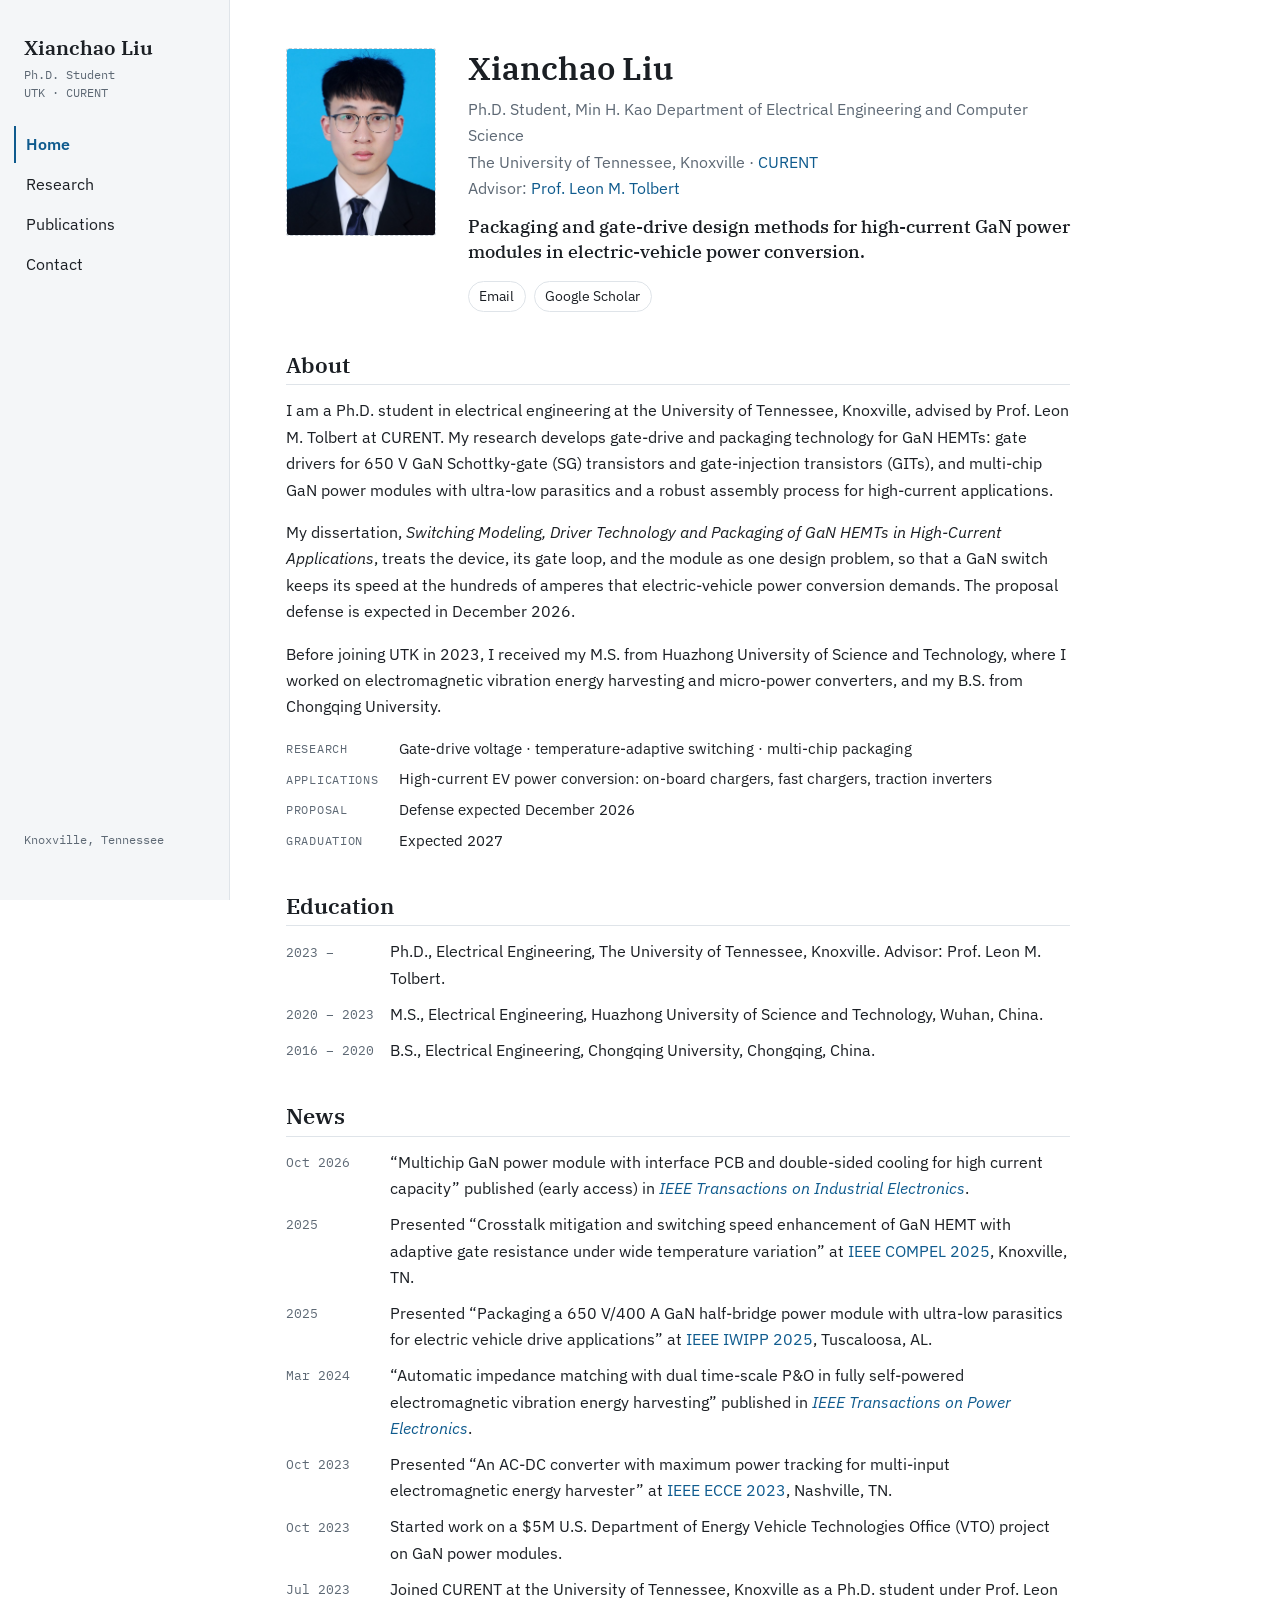
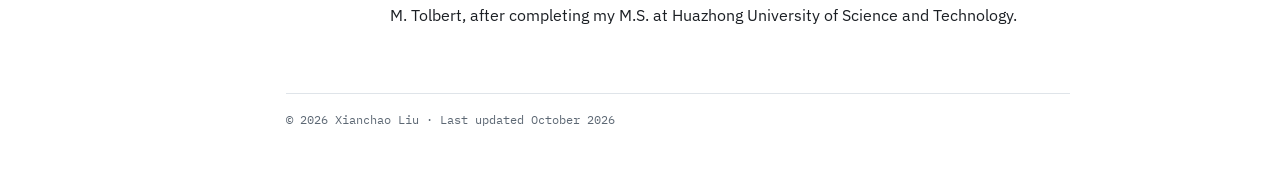
<file: index.html>
<!DOCTYPE html>
<html lang="en">
<head>
<meta charset="utf-8">
<meta name="viewport" content="width=device-width, initial-scale=1, viewport-fit=cover">
<title>Xianchao Liu — Ph.D. Student, University of Tennessee, Knoxville</title>
<meta name="description" content="Xianchao Liu is a Ph.D. student at the University of Tennessee, Knoxville (CURENT) working on packaging and gate-drive design methods for high-current GaN power modules in electric-vehicle power conversion.">
<link rel="stylesheet" href="style.css">
</head>
<body>
<div class="layout">

  <aside class="rail">
    <div>
      <a class="site-name" href="index.html">Xianchao Liu</a>
      <p class="site-sub">Ph.D. Student<br>UTK · CURENT</p>
    </div>
    <nav aria-label="Site">
      <a href="index.html" aria-current="page">Home</a>
      <a href="research.html">Research</a>
      <a href="publications.html">Publications</a>
      <a href="contact.html">Contact</a>
    </nav>
    <p class="rail-foot">Knoxville, Tennessee</p>
  </aside>

  <main>

    <header class="hero">
      <div class="portrait">
        <img src="assets/portrait.jpg" alt="Xianchao Liu" width="600" height="750">
      </div>
      <div>
        <h1>Xianchao Liu</h1>
        <p class="role">
          Ph.D. Student, Min H. Kao Department of Electrical Engineering and Computer Science<br>
          The University of Tennessee, Knoxville · <a href="https://curent.utk.edu/">CURENT</a><br>
          Advisor: <a href="https://curent.utk.edu/people/faculty/leon-tolbert/">Prof. Leon M. Tolbert</a>
        </p>
        <p class="tagline">Packaging and gate-drive design methods for high-current GaN power modules in electric-vehicle power conversion.</p>
        <ul class="links">
          <li><a href="mailto:xliu125@vols.utk.edu">Email</a></li>
          <li><a href="https://scholar.google.com/citations?user=OeDwyBIAAAAJ&amp;hl=en">Google Scholar</a></li>
        </ul>
      </div>
    </header>

    <section>
      <h2>About</h2>
      <p>
        I am a Ph.D. student in electrical engineering at the University of Tennessee, Knoxville, advised by
        Prof. Leon M. Tolbert at CURENT. My research develops gate-drive and packaging technology for GaN HEMTs:
        gate drivers for 650&nbsp;V GaN Schottky-gate (SG) transistors and gate-injection transistors (GITs), and
        multi-chip GaN power modules with ultra-low parasitics and a robust assembly process for high-current
        applications.
      </p>
      <p>
        My dissertation, <em>Switching Modeling, Driver Technology and Packaging of GaN HEMTs in High-Current
        Applications</em>, treats the device, its gate loop, and the module as one design problem, so that a GaN
        switch keeps its speed at the hundreds of amperes that electric-vehicle power conversion demands. The
        proposal defense is expected in December 2026.
      </p>
      <p>
        Before joining UTK in 2023, I received my M.S. from Huazhong University of Science and Technology, where I
        worked on electromagnetic vibration energy harvesting and micro-power converters, and my B.S. from
        Chongqing University.
      </p>
      <dl class="facts">
        <dt>Research</dt>
        <dd>Gate-drive voltage · temperature-adaptive switching · multi-chip packaging</dd>
        <dt>Applications</dt>
        <dd>High-current EV power conversion: on-board chargers, fast chargers, traction inverters</dd>
        <dt>Proposal</dt>
        <dd>Defense expected December 2026</dd>
        <dt>Graduation</dt>
        <dd>Expected 2027</dd>
      </dl>
    </section>

    <section>
      <h2>Education</h2>
      <ul class="news-list">
        <li><span class="date">2023 –</span><span>Ph.D., Electrical Engineering, The University of Tennessee, Knoxville. Advisor: Prof. Leon M. Tolbert.</span></li>
        <li><span class="date">2020 – 2023</span><span>M.S., Electrical Engineering, Huazhong University of Science and Technology, Wuhan, China.</span></li>
        <li><span class="date">2016 – 2020</span><span>B.S., Electrical Engineering, Chongqing University, Chongqing, China.</span></li>
      </ul>
    </section>

    <section>
      <h2>News</h2>
      <ul class="news-list">
        <li><span class="date">Oct 2026</span><span>“Multichip GaN power module with interface PCB and double-sided cooling for high current capacity” published (early access) in <a href="https://doi.org/10.1109/TIE.2026.3741206"><em>IEEE Transactions on Industrial Electronics</em></a>.</span></li>
        <li><span class="date">2025</span><span>Presented “Crosstalk mitigation and switching speed enhancement of GaN HEMT with adaptive gate resistance under wide temperature variation” at <a href="https://doi.org/10.1109/COMPEL57166.2025.11121150">IEEE COMPEL 2025</a>, Knoxville, TN.</span></li>
        <li><span class="date">2025</span><span>Presented “Packaging a 650&nbsp;V/400&nbsp;A GaN half-bridge power module with ultra-low parasitics for electric vehicle drive applications” at <a href="https://doi.org/10.1109/IWIPP61784.2025.10971623">IEEE IWIPP 2025</a>, Tuscaloosa, AL.</span></li>
        <li><span class="date">Mar 2024</span><span>“Automatic impedance matching with dual time-scale P&amp;O in fully self-powered electromagnetic vibration energy harvesting” published in <a href="https://doi.org/10.1109/TPEL.2023.3327458"><em>IEEE Transactions on Power Electronics</em></a>.</span></li>
        <li><span class="date">Oct 2023</span><span>Presented “An AC-DC converter with maximum power tracking for multi-input electromagnetic energy harvester” at <a href="https://doi.org/10.1109/ECCE53617.2023.10362294">IEEE ECCE 2023</a>, Nashville, TN.</span></li>
        <li><span class="date">Oct 2023</span><span>Started work on a $5M U.S. Department of Energy Vehicle Technologies Office (VTO) project on GaN power modules.</span></li>
        <li><span class="date">Jul 2023</span><span>Joined CURENT at the University of Tennessee, Knoxville as a Ph.D. student under Prof. Leon M. Tolbert, after completing my M.S. at Huazhong University of Science and Technology.</span></li>
      </ul>
    </section>

    <footer class="foot">© 2026 Xianchao Liu · Last updated October 2026</footer>

  </main>
</div>
</body>
</html>
</file>
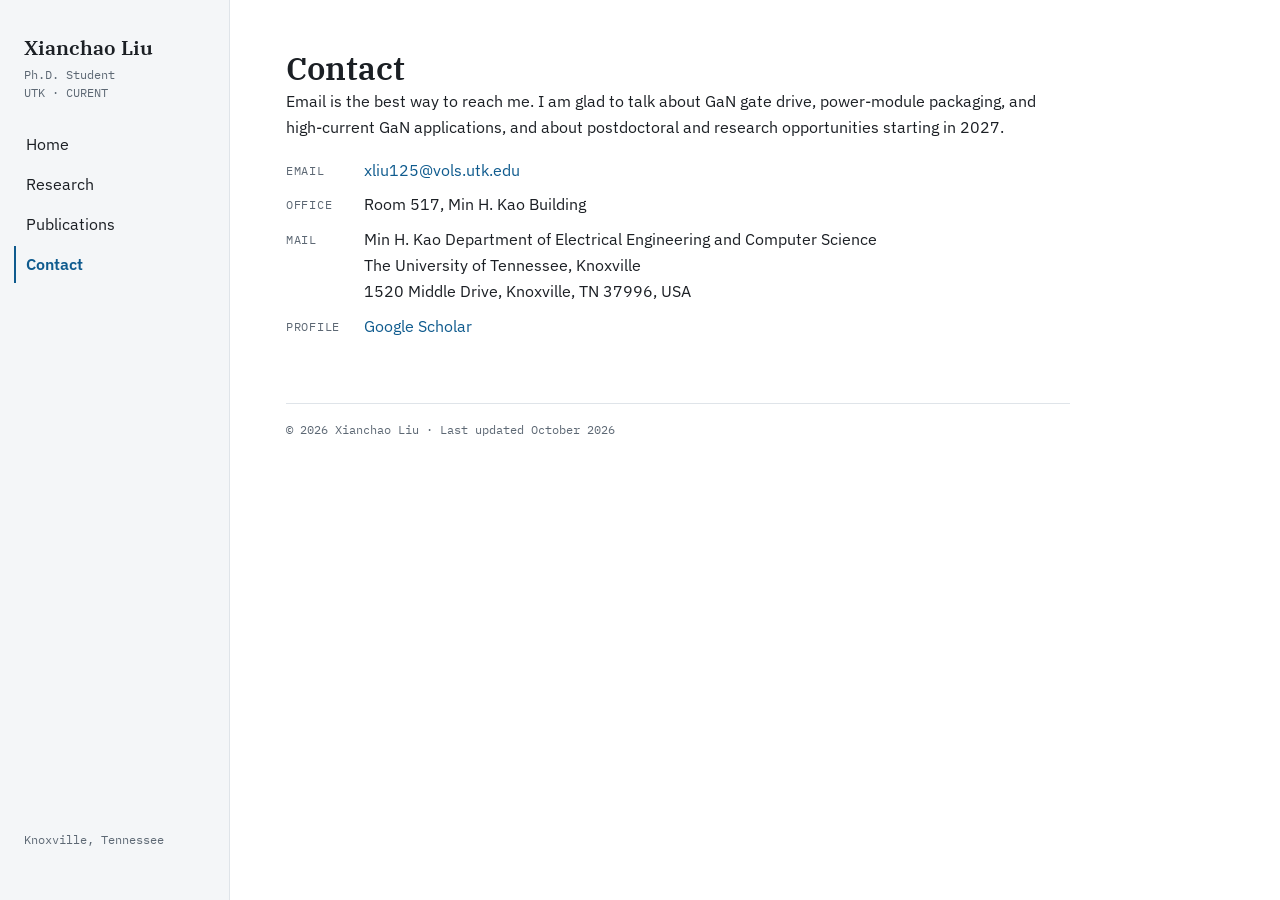
<file: contact.html>
<!DOCTYPE html>
<html lang="en">
<head>
<meta charset="utf-8">
<meta name="viewport" content="width=device-width, initial-scale=1, viewport-fit=cover">
<title>Contact — Xianchao Liu</title>
<meta name="description" content="Contact information for Xianchao Liu, Ph.D. student at the University of Tennessee, Knoxville (CURENT).">
<link rel="stylesheet" href="style.css">
</head>
<body>
<div class="layout">

  <aside class="rail">
    <div>
      <a class="site-name" href="index.html">Xianchao Liu</a>
      <p class="site-sub">Ph.D. Student<br>UTK · CURENT</p>
    </div>
    <nav aria-label="Site">
      <a href="index.html">Home</a>
      <a href="research.html">Research</a>
      <a href="publications.html">Publications</a>
      <a href="contact.html" aria-current="page">Contact</a>
    </nav>
    <p class="rail-foot">Knoxville, Tennessee</p>
  </aside>

  <main>

    <h1>Contact</h1>
    <p>
      Email is the best way to reach me. I am glad to talk about GaN gate drive, power-module packaging, and
      high-current GaN applications, and about postdoctoral and research opportunities starting in 2027.
    </p>

    <dl class="contact-block">
      <dt>Email</dt>
      <dd><a href="mailto:xliu125@vols.utk.edu">xliu125@vols.utk.edu</a></dd>
      <dt>Office</dt>
      <dd>Room 517, Min H. Kao Building</dd>
      <dt>Mail</dt>
      <dd>
        <address>
          Min H. Kao Department of Electrical Engineering and Computer Science<br>
          The University of Tennessee, Knoxville<br>
          1520 Middle Drive, Knoxville, TN 37996, USA
        </address>
      </dd>
      <dt>Profile</dt>
      <dd><a href="https://scholar.google.com/citations?user=OeDwyBIAAAAJ&amp;hl=en">Google Scholar</a></dd>
    </dl>

    <footer class="foot">© 2026 Xianchao Liu · Last updated October 2026</footer>

  </main>
</div>
</body>
</html>
</file>
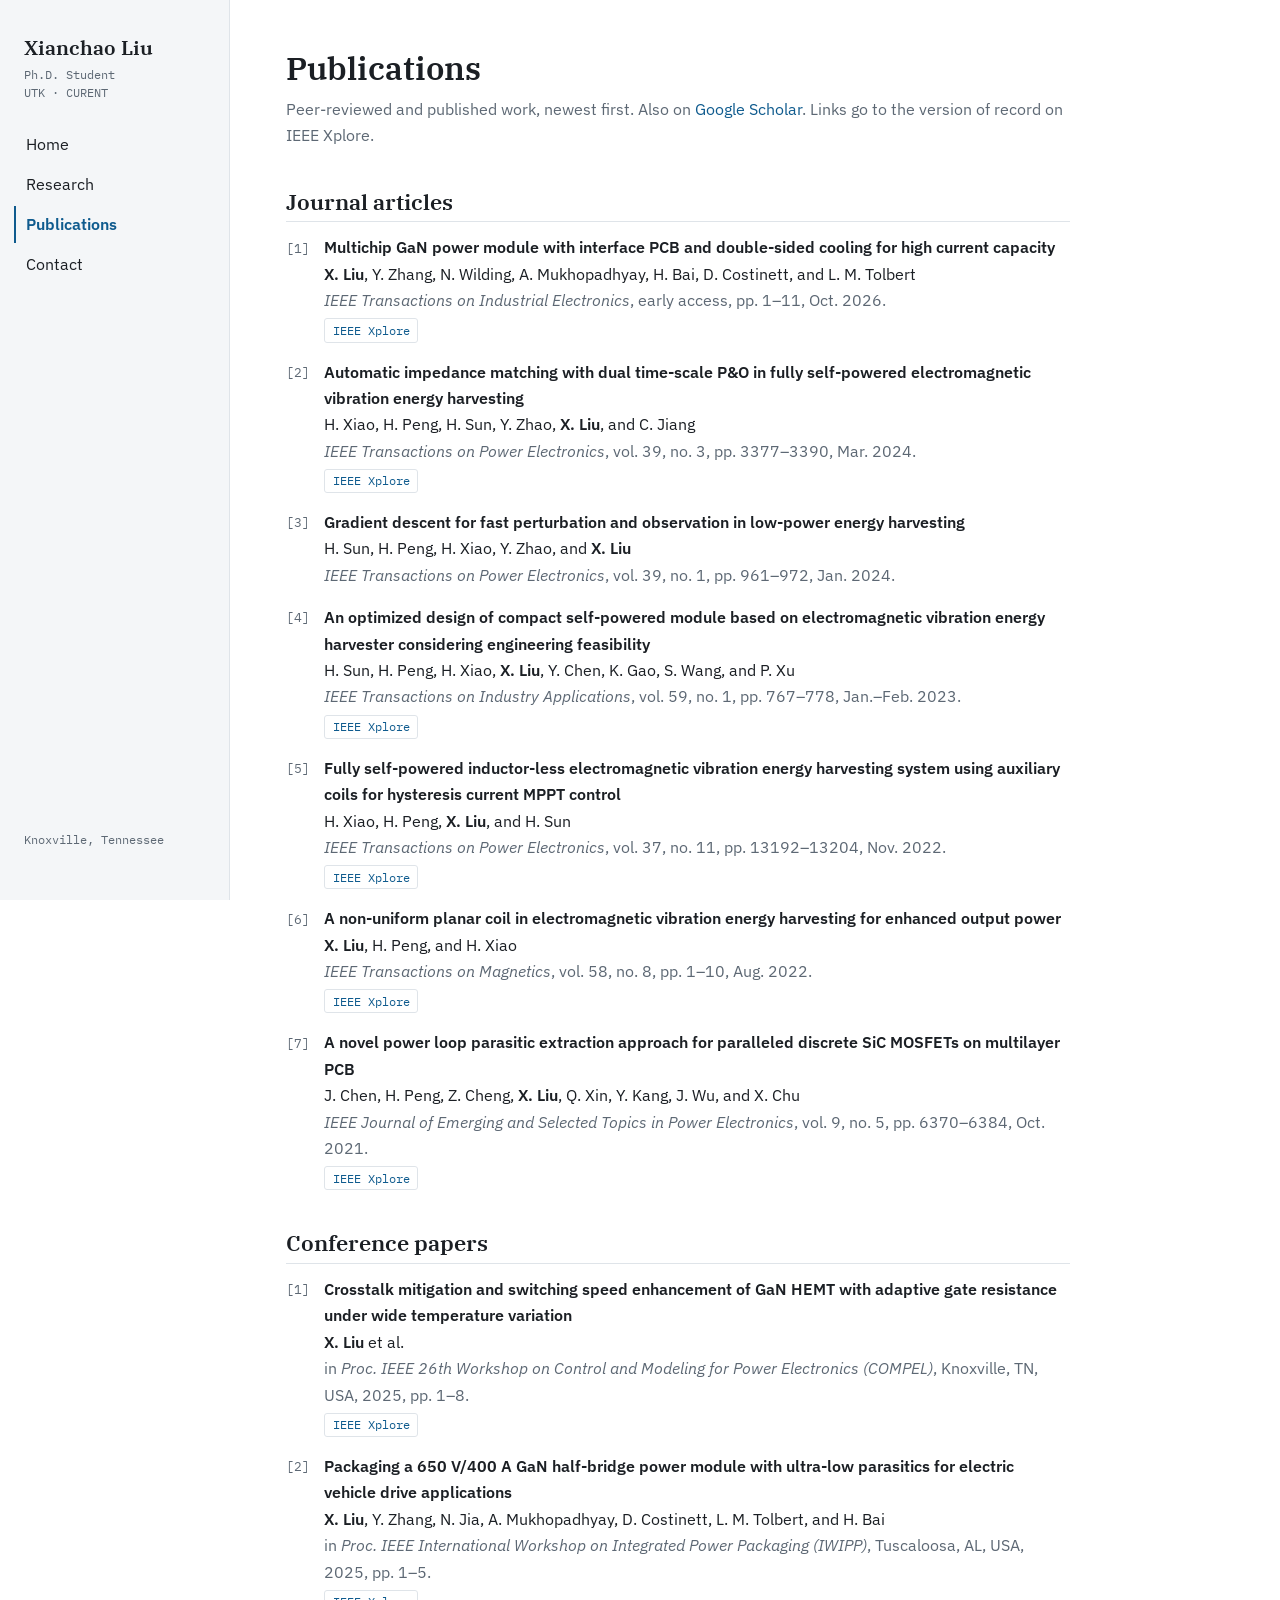
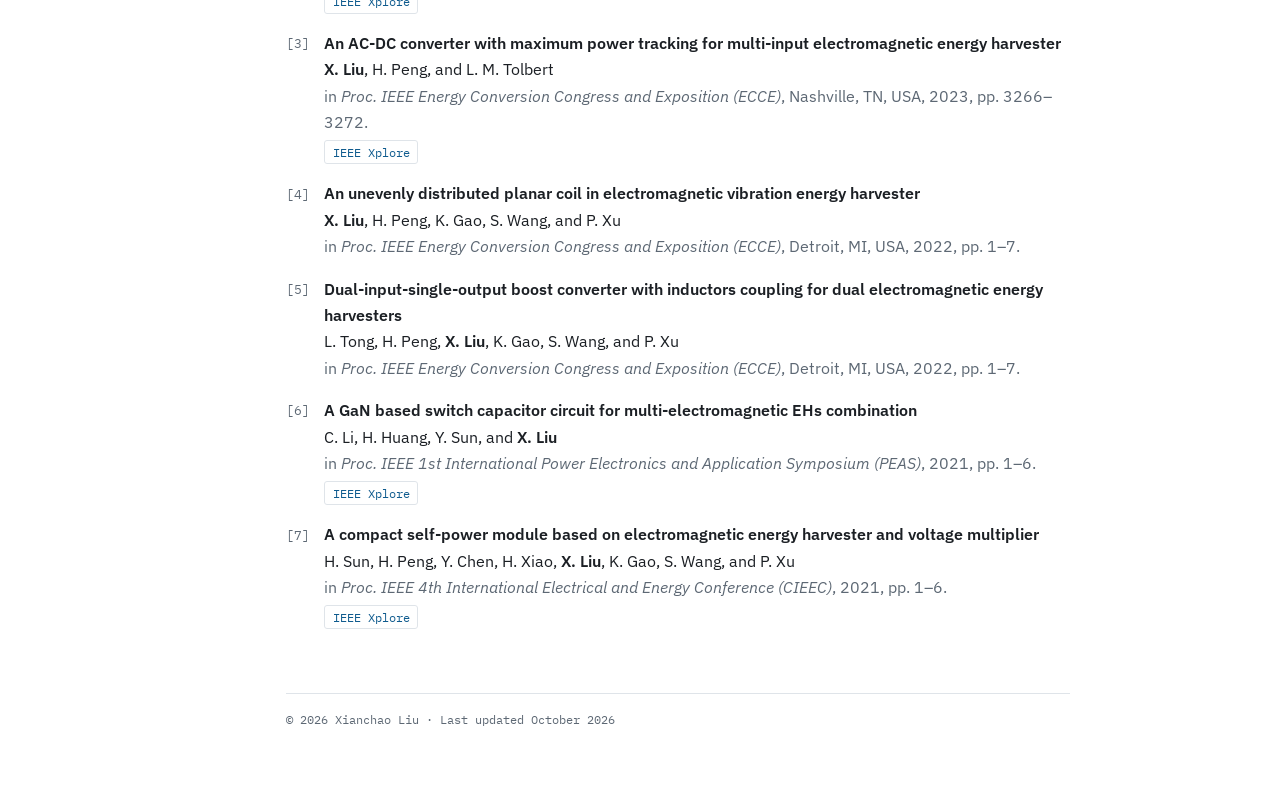
<file: publications.html>
<!DOCTYPE html>
<html lang="en">
<head>
<meta charset="utf-8">
<meta name="viewport" content="width=device-width, initial-scale=1, viewport-fit=cover">
<title>Publications — Xianchao Liu</title>
<meta name="description" content="Peer-reviewed journal and conference publications of Xianchao Liu on GaN power-module packaging, gate drive, and energy harvesting.">
<link rel="stylesheet" href="style.css">
</head>
<body>
<div class="layout">

  <aside class="rail">
    <div>
      <a class="site-name" href="index.html">Xianchao Liu</a>
      <p class="site-sub">Ph.D. Student<br>UTK · CURENT</p>
    </div>
    <nav aria-label="Site">
      <a href="index.html">Home</a>
      <a href="research.html">Research</a>
      <a href="publications.html" aria-current="page">Publications</a>
      <a href="contact.html">Contact</a>
    </nav>
    <p class="rail-foot">Knoxville, Tennessee</p>
  </aside>

  <main>

    <h1>Publications</h1>
    <p class="role">
      Peer-reviewed and published work, newest first. Also on
      <a href="https://scholar.google.com/citations?user=OeDwyBIAAAAJ&amp;hl=en">Google Scholar</a>.
      Links go to the version of record on IEEE Xplore.
    </p>

    <h2>Journal articles</h2>
    <ol class="pub-list">
      <li class="pub" id="tie2026">
        <span class="pub-title">Multichip GaN power module with interface PCB and double-sided cooling for high current capacity</span>
        <span class="pub-authors"><strong>X. Liu</strong>, Y. Zhang, N. Wilding, A. Mukhopadhyay, H. Bai, D. Costinett, and L. M. Tolbert</span>
        <span class="pub-venue"><em>IEEE Transactions on Industrial Electronics</em>, early access, pp. 1–11, Oct. 2026.</span>
        <span class="pub-links"><a href="https://doi.org/10.1109/TIE.2026.3741206">IEEE Xplore</a></span>
      </li>
      <li class="pub">
        <span class="pub-title">Automatic impedance matching with dual time-scale P&amp;O in fully self-powered electromagnetic vibration energy harvesting</span>
        <span class="pub-authors">H. Xiao, H. Peng, H. Sun, Y. Zhao, <strong>X. Liu</strong>, and C. Jiang</span>
        <span class="pub-venue"><em>IEEE Transactions on Power Electronics</em>, vol. 39, no. 3, pp. 3377–3390, Mar. 2024.</span>
        <span class="pub-links"><a href="https://doi.org/10.1109/TPEL.2023.3327458">IEEE Xplore</a></span>
      </li>
      <li class="pub">
        <span class="pub-title">Gradient descent for fast perturbation and observation in low-power energy harvesting</span>
        <span class="pub-authors">H. Sun, H. Peng, H. Xiao, Y. Zhao, and <strong>X. Liu</strong></span>
        <span class="pub-venue"><em>IEEE Transactions on Power Electronics</em>, vol. 39, no. 1, pp. 961–972, Jan. 2024.</span>
      </li>
      <li class="pub">
        <span class="pub-title">An optimized design of compact self-powered module based on electromagnetic vibration energy harvester considering engineering feasibility</span>
        <span class="pub-authors">H. Sun, H. Peng, H. Xiao, <strong>X. Liu</strong>, Y. Chen, K. Gao, S. Wang, and P. Xu</span>
        <span class="pub-venue"><em>IEEE Transactions on Industry Applications</em>, vol. 59, no. 1, pp. 767–778, Jan.–Feb. 2023.</span>
        <span class="pub-links"><a href="https://doi.org/10.1109/TIA.2022.3209955">IEEE Xplore</a></span>
      </li>
      <li class="pub">
        <span class="pub-title">Fully self-powered inductor-less electromagnetic vibration energy harvesting system using auxiliary coils for hysteresis current MPPT control</span>
        <span class="pub-authors">H. Xiao, H. Peng, <strong>X. Liu</strong>, and H. Sun</span>
        <span class="pub-venue"><em>IEEE Transactions on Power Electronics</em>, vol. 37, no. 11, pp. 13192–13204, Nov. 2022.</span>
        <span class="pub-links"><a href="https://doi.org/10.1109/TPEL.2022.3182155">IEEE Xplore</a></span>
      </li>
      <li class="pub">
        <span class="pub-title">A non-uniform planar coil in electromagnetic vibration energy harvesting for enhanced output power</span>
        <span class="pub-authors"><strong>X. Liu</strong>, H. Peng, and H. Xiao</span>
        <span class="pub-venue"><em>IEEE Transactions on Magnetics</em>, vol. 58, no. 8, pp. 1–10, Aug. 2022.</span>
        <span class="pub-links"><a href="https://doi.org/10.1109/TMAG.2022.3177276">IEEE Xplore</a></span>
      </li>
      <li class="pub">
        <span class="pub-title">A novel power loop parasitic extraction approach for paralleled discrete SiC MOSFETs on multilayer PCB</span>
        <span class="pub-authors">J. Chen, H. Peng, Z. Cheng, <strong>X. Liu</strong>, Q. Xin, Y. Kang, J. Wu, and X. Chu</span>
        <span class="pub-venue"><em>IEEE Journal of Emerging and Selected Topics in Power Electronics</em>, vol. 9, no. 5, pp. 6370–6384, Oct. 2021.</span>
        <span class="pub-links"><a href="https://doi.org/10.1109/JESTPE.2021.3071494">IEEE Xplore</a></span>
      </li>
    </ol>

    <h2>Conference papers</h2>
    <ol class="pub-list">
      <li class="pub" id="compel2025">
        <span class="pub-title">Crosstalk mitigation and switching speed enhancement of GaN HEMT with adaptive gate resistance under wide temperature variation</span>
        <span class="pub-authors"><strong>X. Liu</strong> et al.</span>
        <span class="pub-venue">in <em>Proc. IEEE 26th Workshop on Control and Modeling for Power Electronics (COMPEL)</em>, Knoxville, TN, USA, 2025, pp. 1–8.</span>
        <span class="pub-links"><a href="https://doi.org/10.1109/COMPEL57166.2025.11121150">IEEE Xplore</a></span>
      </li>
      <li class="pub" id="iwipp2025">
        <span class="pub-title">Packaging a 650 V/400 A GaN half-bridge power module with ultra-low parasitics for electric vehicle drive applications</span>
        <span class="pub-authors"><strong>X. Liu</strong>, Y. Zhang, N. Jia, A. Mukhopadhyay, D. Costinett, L. M. Tolbert, and H. Bai</span>
        <span class="pub-venue">in <em>Proc. IEEE International Workshop on Integrated Power Packaging (IWIPP)</em>, Tuscaloosa, AL, USA, 2025, pp. 1–5.</span>
        <span class="pub-links"><a href="https://doi.org/10.1109/IWIPP61784.2025.10971623">IEEE Xplore</a></span>
      </li>
      <li class="pub">
        <span class="pub-title">An AC-DC converter with maximum power tracking for multi-input electromagnetic energy harvester</span>
        <span class="pub-authors"><strong>X. Liu</strong>, H. Peng, and L. M. Tolbert</span>
        <span class="pub-venue">in <em>Proc. IEEE Energy Conversion Congress and Exposition (ECCE)</em>, Nashville, TN, USA, 2023, pp. 3266–3272.</span>
        <span class="pub-links"><a href="https://doi.org/10.1109/ECCE53617.2023.10362294">IEEE Xplore</a></span>
      </li>
      <li class="pub">
        <span class="pub-title">An unevenly distributed planar coil in electromagnetic vibration energy harvester</span>
        <span class="pub-authors"><strong>X. Liu</strong>, H. Peng, K. Gao, S. Wang, and P. Xu</span>
        <span class="pub-venue">in <em>Proc. IEEE Energy Conversion Congress and Exposition (ECCE)</em>, Detroit, MI, USA, 2022, pp. 1–7.</span>
      </li>
      <li class="pub">
        <span class="pub-title">Dual-input-single-output boost converter with inductors coupling for dual electromagnetic energy harvesters</span>
        <span class="pub-authors">L. Tong, H. Peng, <strong>X. Liu</strong>, K. Gao, S. Wang, and P. Xu</span>
        <span class="pub-venue">in <em>Proc. IEEE Energy Conversion Congress and Exposition (ECCE)</em>, Detroit, MI, USA, 2022, pp. 1–7.</span>
      </li>
      <li class="pub">
        <span class="pub-title">A GaN based switch capacitor circuit for multi-electromagnetic EHs combination</span>
        <span class="pub-authors">C. Li, H. Huang, Y. Sun, and <strong>X. Liu</strong></span>
        <span class="pub-venue">in <em>Proc. IEEE 1st International Power Electronics and Application Symposium (PEAS)</em>, 2021, pp. 1–6.</span>
        <span class="pub-links"><a href="https://doi.org/10.1109/PEAS53589.2021.9628624">IEEE Xplore</a></span>
      </li>
      <li class="pub">
        <span class="pub-title">A compact self-power module based on electromagnetic energy harvester and voltage multiplier</span>
        <span class="pub-authors">H. Sun, H. Peng, Y. Chen, H. Xiao, <strong>X. Liu</strong>, K. Gao, S. Wang, and P. Xu</span>
        <span class="pub-venue">in <em>Proc. IEEE 4th International Electrical and Energy Conference (CIEEC)</em>, 2021, pp. 1–6.</span>
        <span class="pub-links"><a href="https://doi.org/10.1109/CIEEC50170.2021.9510420">IEEE Xplore</a></span>
      </li>
    </ol>

    <footer class="foot">© 2026 Xianchao Liu · Last updated October 2026</footer>

  </main>
</div>
</body>
</html>
</file>
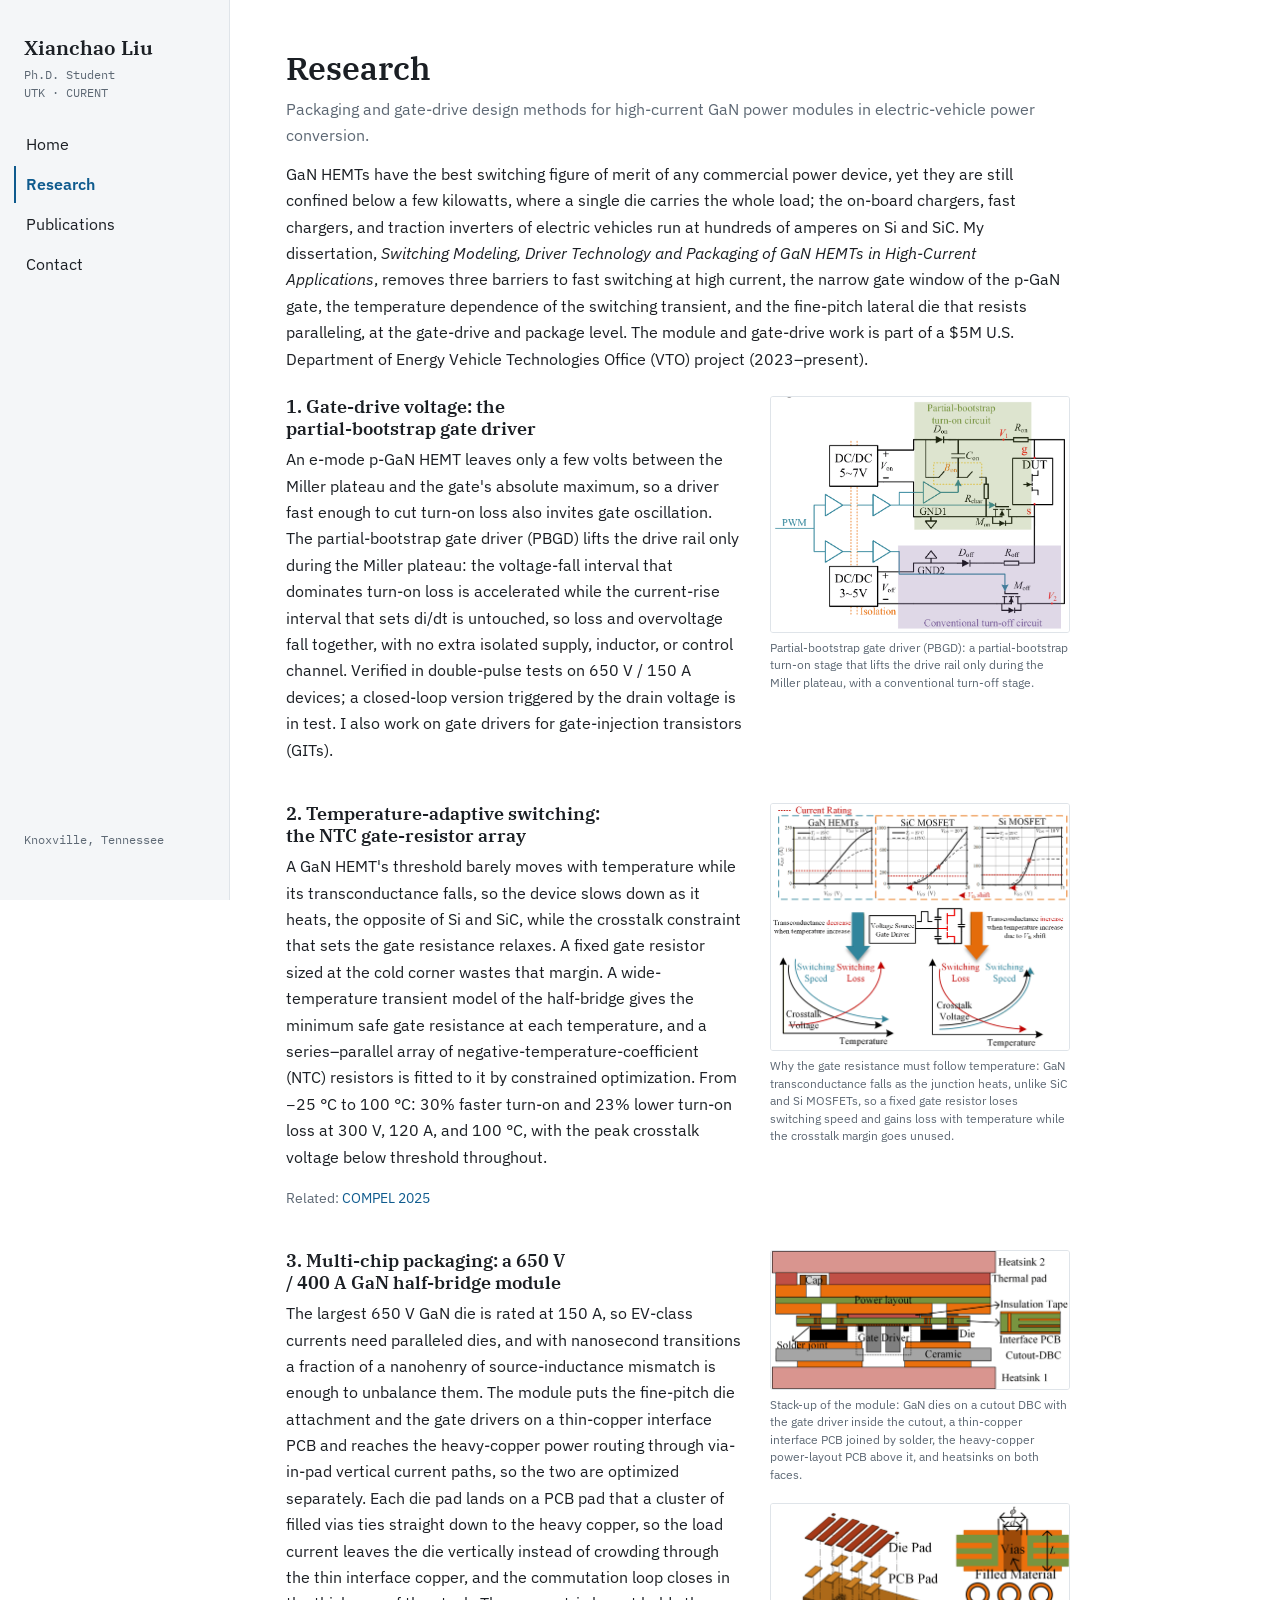
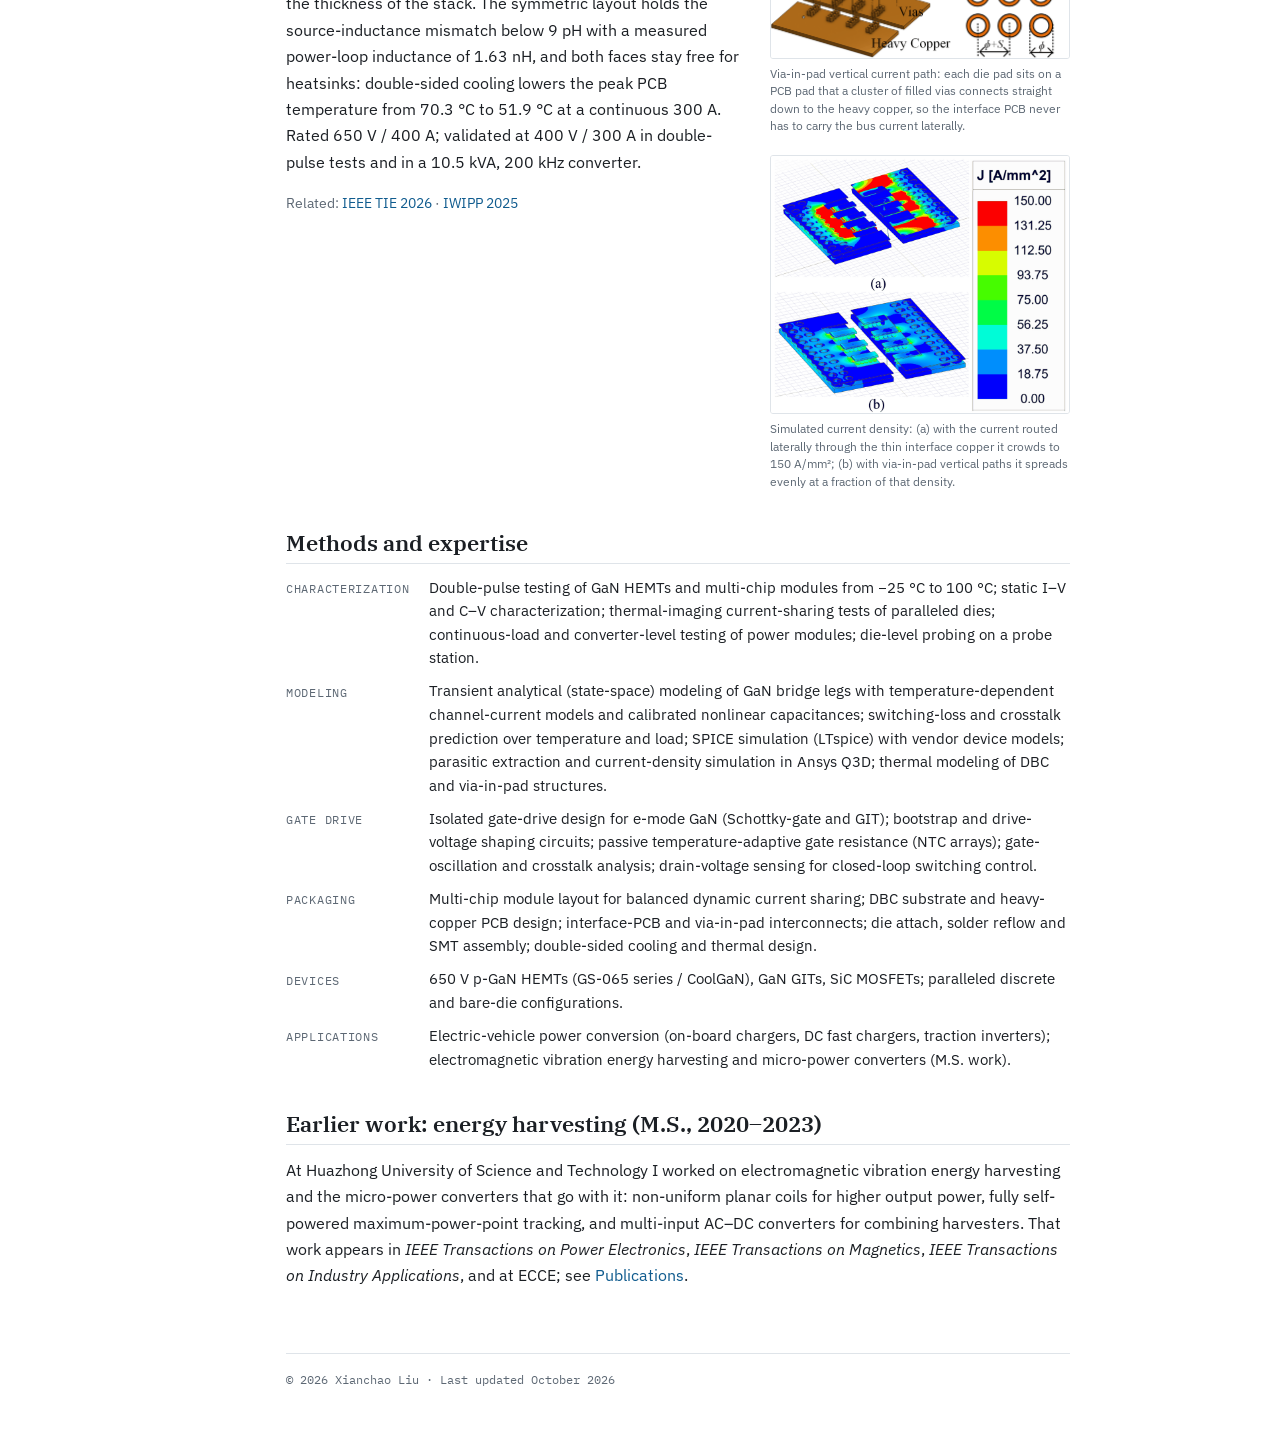
<file: research.html>
<!DOCTYPE html>
<html lang="en">
<head>
<meta charset="utf-8">
<meta name="viewport" content="width=device-width, initial-scale=1, viewport-fit=cover">
<title>Research — Xianchao Liu</title>
<meta name="description" content="Gate-drive and packaging research for high-current GaN HEMTs: partial-bootstrap gate driver, temperature-adaptive NTC gate-resistor array, and a 650 V / 400 A multi-chip GaN half-bridge module for high-current electric-vehicle power conversion.">
<link rel="stylesheet" href="style.css">
</head>
<body>
<div class="layout">

  <aside class="rail">
    <div>
      <a class="site-name" href="index.html">Xianchao Liu</a>
      <p class="site-sub">Ph.D. Student<br>UTK · CURENT</p>
    </div>
    <nav aria-label="Site">
      <a href="index.html">Home</a>
      <a href="research.html" aria-current="page">Research</a>
      <a href="publications.html">Publications</a>
      <a href="contact.html">Contact</a>
    </nav>
    <p class="rail-foot">Knoxville, Tennessee</p>
  </aside>

  <main>

    <h1>Research</h1>
    <p class="role">Packaging and gate-drive design methods for high-current GaN power modules in electric-vehicle power conversion.</p>
    <p>
      GaN HEMTs have the best switching figure of merit of any commercial power device, yet they are still
      confined below a few kilowatts, where a single die carries the whole load; the on-board chargers, fast
      chargers, and traction inverters of electric vehicles run at hundreds of amperes on Si and SiC. My
      dissertation, <em>Switching Modeling, Driver Technology and Packaging of GaN HEMTs in High-Current
      Applications</em>, removes three barriers to fast switching at high current, the narrow gate window of the
      p-GaN gate, the temperature dependence of the switching transient, and the fine-pitch lateral die that
      resists paralleling, at the gate-drive and package level. The module and gate-drive work is part of a $5M
      U.S. Department of Energy Vehicle Technologies Office (VTO) project (2023–present).
    </p>

    <section class="thrust" id="gate-drive">
      <div>
        <h3>1. Gate-drive voltage: the partial-bootstrap gate driver</h3>
        <p>
          An e-mode p-GaN HEMT leaves only a few volts between the Miller plateau and the gate's absolute maximum,
          so a driver fast enough to cut turn-on loss also invites gate oscillation. The partial-bootstrap gate
          driver (PBGD) lifts the drive rail only during the Miller plateau: the voltage-fall interval that
          dominates turn-on loss is accelerated while the current-rise interval that sets di/dt is untouched, so
          loss and overvoltage fall together, with no extra isolated supply, inductor, or control channel.
          Verified in double-pulse tests on 650&nbsp;V / 150&nbsp;A devices; a closed-loop version triggered by
          the drain voltage is in test. I also work on gate drivers for gate-injection transistors (GITs).
        </p>
      </div>
      <figure class="figure">
        <a href="assets/pbgd-circuit.png"><img src="assets/pbgd-circuit.png" alt="Schematic of the partial-bootstrap gate driver: an isolated partial-bootstrap turn-on circuit and a conventional turn-off circuit driving a GaN HEMT" width="875" height="689"></a>
        <figcaption>Partial-bootstrap gate driver (PBGD): a partial-bootstrap turn-on stage that lifts the drive rail only during the Miller plateau, with a conventional turn-off stage.</figcaption>
      </figure>
    </section>

    <section class="thrust" id="temperature">
      <div>
        <h3>2. Temperature-adaptive switching: the NTC gate-resistor array</h3>
        <p>
          A GaN HEMT's threshold barely moves with temperature while its transconductance falls, so the device
          slows down as it heats, the opposite of Si and SiC, while the crosstalk constraint that sets the gate
          resistance relaxes. A fixed gate resistor sized at the cold corner wastes that margin. A
          wide-temperature transient model of the half-bridge gives the minimum safe gate resistance at each
          temperature, and a series–parallel array of negative-temperature-coefficient (NTC) resistors is fitted
          to it by constrained optimization. From −25&nbsp;°C to 100&nbsp;°C: 30% faster turn-on and 23% lower
          turn-on loss at 300&nbsp;V, 120&nbsp;A, and 100&nbsp;°C, with the peak crosstalk voltage below
          threshold throughout.
        </p>
        <p class="related">Related: <a href="publications.html#compel2025">COMPEL 2025</a></p>
      </div>
      <figure class="figure">
        <a href="assets/gate-temperature.png"><img src="assets/gate-temperature.png" alt="Transfer characteristics of GaN HEMT, SiC MOSFET and Si MOSFET at two junction temperatures, and the resulting trends of switching speed, switching loss and crosstalk voltage versus temperature" width="1200" height="990"></a>
        <figcaption>Why the gate resistance must follow temperature: GaN transconductance falls as the junction heats, unlike SiC and Si MOSFETs, so a fixed gate resistor loses switching speed and gains loss with temperature while the crosstalk margin goes unused.</figcaption>
      </figure>
    </section>

    <section class="thrust" id="modules">
      <div>
        <h3>3. Multi-chip packaging: a 650 V / 400 A GaN half-bridge module</h3>
        <p>
          The largest 650&nbsp;V GaN die is rated at 150&nbsp;A, so EV-class currents need paralleled dies, and
          with nanosecond transitions a fraction of a nanohenry of source-inductance mismatch is enough to
          unbalance them. The module puts the fine-pitch die attachment and the gate drivers on a thin-copper
          interface PCB and reaches the heavy-copper power routing through via-in-pad vertical current paths, so
          the two are optimized separately. Each die pad lands on a PCB pad that a cluster of filled vias ties
          straight down to the heavy copper, so the load current leaves the die vertically instead of crowding
          through the thin interface copper, and the commutation loop closes in the thickness of the stack. The
          symmetric layout holds the source-inductance mismatch below 9&nbsp;pH with a measured power-loop
          inductance of 1.63&nbsp;nH, and both faces stay free for heatsinks: double-sided cooling lowers the peak
          PCB temperature from 70.3&nbsp;°C to 51.9&nbsp;°C at a continuous 300&nbsp;A. Rated
          650&nbsp;V / 400&nbsp;A; validated at 400&nbsp;V / 300&nbsp;A in double-pulse tests and in a
          10.5&nbsp;kVA, 200&nbsp;kHz converter.
        </p>
        <p class="related">Related: <a href="publications.html#tie2026">IEEE TIE 2026</a> · <a href="publications.html#iwipp2025">IWIPP 2025</a></p>
      </div>
      <div class="figures">
        <figure class="figure">
          <a href="assets/module-structure.png"><img src="assets/module-structure.png" alt="Cross-section of the GaN half-bridge power module: dies on a cutout DBC with the gate driver in the cutout, an interface PCB joined by solder, a power-layout PCB, and heatsinks on both sides" width="1200" height="555"></a>
          <figcaption>Stack-up of the module: GaN dies on a cutout DBC with the gate driver inside the cutout, a thin-copper interface PCB joined by solder, the heavy-copper power-layout PCB above it, and heatsinks on both faces.</figcaption>
        </figure>
        <figure class="figure">
          <a href="assets/via-in-pad.png"><img src="assets/via-in-pad.png" alt="Exploded view of the via-in-pad interconnect: die pads over PCB pads, each tied by a cluster of filled vias to the heavy copper below; inset with the via diameter, pitch and length" width="1200" height="617"></a>
          <figcaption>Via-in-pad vertical current path: each die pad sits on a PCB pad that a cluster of filled vias connects straight down to the heavy copper, so the interface PCB never has to carry the bus current laterally.</figcaption>
        </figure>
        <figure class="figure">
          <a href="assets/current-distribution.png"><img src="assets/current-distribution.png" alt="Simulated current density on the interface PCB: (a) lateral routing through thin copper with current crowding up to 150 A/mm²; (b) via-in-pad vertical paths with the current spread evenly at a fraction of that density" width="900" height="776"></a>
          <figcaption>Simulated current density: (a) with the current routed laterally through the thin interface copper it crowds to 150&nbsp;A/mm²; (b) with via-in-pad vertical paths it spreads evenly at a fraction of that density.</figcaption>
        </figure>
      </div>
    </section>

    <h2>Methods and expertise</h2>
    <dl class="facts expertise">
      <dt>Characterization</dt>
      <dd>Double-pulse testing of GaN HEMTs and multi-chip modules from −25&nbsp;°C to 100&nbsp;°C; static I–V and C–V characterization; thermal-imaging current-sharing tests of paralleled dies; continuous-load and converter-level testing of power modules; die-level probing on a probe station.</dd>
      <dt>Modeling</dt>
      <dd>Transient analytical (state-space) modeling of GaN bridge legs with temperature-dependent channel-current models and calibrated nonlinear capacitances; switching-loss and crosstalk prediction over temperature and load; SPICE simulation (LTspice) with vendor device models; parasitic extraction and current-density simulation in Ansys Q3D; thermal modeling of DBC and via-in-pad structures.</dd>
      <dt>Gate drive</dt>
      <dd>Isolated gate-drive design for e-mode GaN (Schottky-gate and GIT); bootstrap and drive-voltage shaping circuits; passive temperature-adaptive gate resistance (NTC arrays); gate-oscillation and crosstalk analysis; drain-voltage sensing for closed-loop switching control.</dd>
      <dt>Packaging</dt>
      <dd>Multi-chip module layout for balanced dynamic current sharing; DBC substrate and heavy-copper PCB design; interface-PCB and via-in-pad interconnects; die attach, solder reflow and SMT assembly; double-sided cooling and thermal design.</dd>
      <dt>Devices</dt>
      <dd>650&nbsp;V p-GaN HEMTs (GS-065 series / CoolGaN), GaN GITs, SiC MOSFETs; paralleled discrete and bare-die configurations.</dd>
      <dt>Applications</dt>
      <dd>Electric-vehicle power conversion (on-board chargers, DC fast chargers, traction inverters); electromagnetic vibration energy harvesting and micro-power converters (M.S. work).</dd>
    </dl>

    <h2>Earlier work: energy harvesting (M.S., 2020–2023)</h2>
    <p>
      At Huazhong University of Science and Technology I worked on electromagnetic vibration energy harvesting
      and the micro-power converters that go with it: non-uniform planar coils for higher output power, fully
      self-powered maximum-power-point tracking, and multi-input AC–DC converters for combining harvesters. That
      work appears in <em>IEEE Transactions on Power Electronics</em>, <em>IEEE Transactions on Magnetics</em>,
      <em>IEEE Transactions on Industry Applications</em>, and at ECCE; see <a href="publications.html">Publications</a>.
    </p>

    <footer class="foot">© 2026 Xianchao Liu · Last updated October 2026</footer>

  </main>
</div>
</body>
</html>
</file>
<file: style.css>
/* ------------------------------------------------------------
   Personal academic site — shared stylesheet
   Layout: fixed left rail (like a jemdoc site) + single content column.
   Edit colors and fonts here; every page picks them up.
   ------------------------------------------------------------ */

/* ---------- fonts: self-hosted IBM Plex (SIL Open Font License), latin subset ----------
   Served from this repository so the site loads without Google Fonts (blocked in mainland China). */

@font-face { font-family: "IBM Plex Sans"; font-style: normal; font-weight: 400; font-display: swap; src: url("assets/ibm-plex-sans-latin-400-normal.woff2") format("woff2"); }
@font-face { font-family: "IBM Plex Sans"; font-style: italic; font-weight: 400; font-display: swap; src: url("assets/ibm-plex-sans-latin-400-italic.woff2") format("woff2"); }
@font-face { font-family: "IBM Plex Sans"; font-style: normal; font-weight: 500; font-display: swap; src: url("assets/ibm-plex-sans-latin-500-normal.woff2") format("woff2"); }
@font-face { font-family: "IBM Plex Sans"; font-style: normal; font-weight: 600; font-display: swap; src: url("assets/ibm-plex-sans-latin-600-normal.woff2") format("woff2"); }
@font-face { font-family: "IBM Plex Serif"; font-style: normal; font-weight: 500; font-display: swap; src: url("assets/ibm-plex-serif-latin-500-normal.woff2") format("woff2"); }
@font-face { font-family: "IBM Plex Serif"; font-style: normal; font-weight: 600; font-display: swap; src: url("assets/ibm-plex-serif-latin-600-normal.woff2") format("woff2"); }
@font-face { font-family: "IBM Plex Mono"; font-style: normal; font-weight: 400; font-display: swap; src: url("assets/ibm-plex-mono-latin-400-normal.woff2") format("woff2"); }
@font-face { font-family: "IBM Plex Mono"; font-style: normal; font-weight: 500; font-display: swap; src: url("assets/ibm-plex-mono-latin-500-normal.woff2") format("woff2"); }

:root {
  --bg: #ffffff;
  --ink: #1b1f24;
  --muted: #5d6874;
  --accent: #0f5b8e;
  --accent-hover: #0a4670;
  --rail: #f4f6f8;
  --rule: #dfe4e9;
  --surface: #f7f9fa;
  --placeholder: #c8d0d8;

  --font-body: "IBM Plex Sans", "Helvetica Neue", Arial, sans-serif;
  --font-head: "IBM Plex Serif", Georgia, "Times New Roman", serif;
  --font-mono: "IBM Plex Mono", Menlo, Consolas, monospace;

  color-scheme: light dark;
}

@media (prefers-color-scheme: dark) {
  :root:not([data-theme="light"]) {
    --bg: #0f1317;
    --ink: #e3e7eb;
    --muted: #9aa4ae;
    --accent: #72b5e5;
    --accent-hover: #9ccbee;
    --rail: #141a20;
    --rule: #29323b;
    --surface: #161d24;
    --placeholder: #3a4551;
  }
}

:root[data-theme="dark"] {
  --bg: #0f1317;
  --ink: #e3e7eb;
  --muted: #9aa4ae;
  --accent: #72b5e5;
  --accent-hover: #9ccbee;
  --rail: #141a20;
  --rule: #29323b;
  --surface: #161d24;
  --placeholder: #3a4551;
}

/* ---------- base ---------- */

* { box-sizing: border-box; }

html { -webkit-text-size-adjust: 100%; }

body {
  margin: 0;
  background: var(--bg);
  color: var(--ink);
  font-family: var(--font-body);
  font-size: 16px;
  line-height: 1.65;
}

a { color: var(--accent); text-decoration: none; }
a:hover { color: var(--accent-hover); text-decoration: underline; }
a:focus-visible { outline: 2px solid var(--accent); outline-offset: 2px; border-radius: 2px; }

h1, h2, h3 {
  font-family: var(--font-head);
  font-weight: 600;
  line-height: 1.25;
  text-wrap: balance;
  margin: 0;
}
h1 { font-size: 2rem; }
h2 {
  font-size: 1.35rem;
  margin: 2.5rem 0 0.75rem;
  padding-bottom: 0.35rem;
  border-bottom: 1px solid var(--rule);
}
h3 { font-size: 1.1rem; margin: 1.5rem 0 0.4rem; }

p { margin: 0 0 1rem; }
ul, ol { margin: 0 0 1rem; padding-left: 1.25rem; }
img { max-width: 100%; }

/* ---------- layout: rail + main ---------- */

.layout {
  display: grid;
  grid-template-columns: 230px minmax(0, 1fr);
  min-height: 100vh;
}

.rail {
  background: var(--rail);
  border-right: 1px solid var(--rule);
  padding: 2.25rem 1.5rem;
  position: sticky;
  top: 0;
  height: 100vh;
  display: flex;
  flex-direction: column;
  gap: 1.5rem;
}

.site-name {
  font-family: var(--font-head);
  font-size: 1.25rem;
  font-weight: 600;
  color: var(--ink);
  line-height: 1.2;
  display: block;
}
.site-name:hover { text-decoration: none; color: var(--accent); }

.site-sub {
  font-family: var(--font-mono);
  font-size: 0.75rem;
  color: var(--muted);
  margin: 0.35rem 0 0;
  line-height: 1.5;
}

.rail nav { display: flex; flex-direction: column; gap: 0.15rem; }
.rail nav a {
  color: var(--ink);
  padding: 0.35rem 0.6rem;
  margin-left: -0.6rem;
  border-left: 2px solid transparent;
  border-radius: 0 3px 3px 0;
}
.rail nav a:hover { background: var(--bg); text-decoration: none; }
.rail nav a[aria-current="page"] {
  color: var(--accent);
  border-left-color: var(--accent);
  font-weight: 600;
}

.rail-foot {
  margin-top: auto;
  font-family: var(--font-mono);
  font-size: 0.72rem;
  color: var(--muted);
  line-height: 1.5;
}

main {
  padding: 3rem 3.5rem 4rem;
  max-width: 56rem;
  width: 100%;
}

/* ---------- home ---------- */

.hero {
  display: grid;
  grid-template-columns: 150px minmax(0, 1fr);
  gap: 2rem;
  align-items: start;
}

.portrait {
  width: 150px;
  max-width: 100%;
  aspect-ratio: 4 / 5;
  border: 1px dashed var(--placeholder);
  background: var(--surface);
  border-radius: 3px;
  display: grid;
  place-items: center;
  text-align: center;
  font-family: var(--font-mono);
  font-size: 0.7rem;
  color: var(--muted);
  overflow: hidden;
}
.portrait img { width: 100%; height: 100%; object-fit: cover; display: block; }

.role { color: var(--muted); margin: 0.5rem 0 0.75rem; }

.tagline {
  font-family: var(--font-head);
  font-size: 1.15rem;
  line-height: 1.4;
  margin: 0 0 1rem;
}

.links { list-style: none; padding: 0; margin: 0; display: flex; flex-wrap: wrap; gap: 0.4rem 0.5rem; }
.links a {
  display: inline-block;
  padding: 0.2rem 0.65rem;
  border: 1px solid var(--rule);
  border-radius: 999px;
  font-size: 0.85rem;
  color: var(--ink);
}
.links a:hover { border-color: var(--accent); color: var(--accent); text-decoration: none; }

.facts {
  display: grid;
  grid-template-columns: max-content minmax(0, 1fr);
  gap: 0.35rem 1.25rem;
  margin: 1rem 0 0;
  font-size: 0.95rem;
}
.facts dt {
  color: var(--muted);
  font-family: var(--font-mono);
  font-size: 0.74rem;
  text-transform: uppercase;
  letter-spacing: 0.06em;
  padding-top: 0.2rem;
}
.facts dd { margin: 0; }
.expertise { gap: 0.6rem 1.25rem; margin-top: 0.25rem; }
.expertise dd { line-height: 1.55; }

.news-list { list-style: none; padding: 0; margin: 0; display: grid; gap: 0.6rem; }
.news-list li { display: grid; grid-template-columns: 5.5rem minmax(0, 1fr); gap: 1rem; }
.date {
  font-family: var(--font-mono);
  font-size: 0.8rem;
  color: var(--muted);
  padding-top: 0.2rem;
  font-variant-numeric: tabular-nums;
}

/* editor's note — remove once real content is in */
.note {
  font-size: 0.85rem;
  color: var(--muted);
  border-left: 3px solid var(--placeholder);
  background: var(--surface);
  padding: 0.45rem 0.8rem;
  border-radius: 0 3px 3px 0;
  margin: 0 0 1rem;
}

/* ---------- research ---------- */

.thrust {
  display: grid;
  grid-template-columns: minmax(0, 1fr) 300px;
  gap: 1.75rem;
  align-items: start;
  margin-top: 1.5rem;
}
.thrust h3 { margin-top: 0; }
.thrust.no-figure { grid-template-columns: minmax(0, 1fr); }

.figures { display: grid; gap: 1.25rem; }

.figure {
  margin: 0;
  max-width: 100%;
}
/* real figure: image keeps its own aspect ratio; click opens the full-size file */
.figure a { display: block; }
.figure img {
  width: 100%;
  height: auto;
  display: block;
  background: #ffffff;
  border: 1px solid var(--rule);
  border-radius: 3px;
}
/* placeholder box, until a figure is supplied */
.figure .frame {
  aspect-ratio: 4 / 3;
  max-width: 100%;
  border: 1px dashed var(--placeholder);
  background: var(--surface);
  border-radius: 3px;
  display: grid;
  place-items: center;
  text-align: center;
  font-family: var(--font-mono);
  font-size: 0.7rem;
  color: var(--muted);
  padding: 0.5rem;
  overflow: hidden;
}
.figure figcaption { font-size: 0.78rem; color: var(--muted); margin-top: 0.4rem; line-height: 1.4; }

.spec {
  font-family: var(--font-mono);
  font-size: 0.8rem;
  color: var(--muted);
  margin: 0 0 0.5rem;
}

.related { font-size: 0.9rem; color: var(--muted); }

/* ---------- publications ---------- */

.pub-list { list-style: none; padding: 0; margin: 0 0 1.5rem; display: grid; gap: 1rem; counter-reset: pub; }
.pub { position: relative; padding-left: 2.4rem; }
.pub::before {
  counter-increment: pub;
  content: "[" counter(pub) "]";
  position: absolute;
  left: 0;
  top: 0.2rem;
  font-family: var(--font-mono);
  font-size: 0.8rem;
  color: var(--muted);
}
.pub-title { font-weight: 600; }
.pub-authors, .pub-venue { display: block; }
.pub-venue { color: var(--muted); }
.pub-links { display: inline-flex; gap: 0.3rem; margin-top: 0.3rem; }
.pub-links a {
  font-family: var(--font-mono);
  font-size: 0.72rem;
  padding: 0.1rem 0.45rem;
  border: 1px solid var(--rule);
  border-radius: 3px;
}
.pub-links a:hover { border-color: var(--accent); text-decoration: none; }

/* ---------- contact ---------- */

.contact-block { display: grid; grid-template-columns: max-content minmax(0, 1fr); gap: 0.5rem 1.5rem; margin: 1rem 0; }
.contact-block dt { color: var(--muted); font-family: var(--font-mono); font-size: 0.78rem; text-transform: uppercase; letter-spacing: 0.06em; padding-top: 0.2rem; }
.contact-block dd { margin: 0; }
address { font-style: normal; }

/* ---------- footer ---------- */

.foot {
  margin-top: 4rem;
  padding-top: 1rem;
  border-top: 1px solid var(--rule);
  font-family: var(--font-mono);
  font-size: 0.75rem;
  color: var(--muted);
}

/* ---------- phone width ---------- */

@media (max-width: 760px) {
  .layout { grid-template-columns: 1fr; }
  .rail {
    position: static;
    height: auto;
    border-right: 0;
    border-bottom: 1px solid var(--rule);
    padding: 1rem;
    gap: 0.75rem;
  }
  .rail nav { flex-direction: row; flex-wrap: wrap; gap: 0.25rem 0.5rem; }
  .rail nav a {
    border-left: 0;
    border-bottom: 2px solid transparent;
    margin-left: 0;
    padding: 0.25rem 0.4rem;
    border-radius: 3px;
  }
  .rail nav a[aria-current="page"] { border-bottom-color: var(--accent); }
  .rail-foot { display: none; }
  main { padding: 1.5rem 1rem 3rem; }
  .hero { grid-template-columns: 1fr; gap: 1.25rem; }
  .portrait { width: 130px; }
  .thrust { grid-template-columns: 1fr; }
  .thrust .figures, .thrust .figure { order: -1; max-width: 360px; }
  .news-list li { grid-template-columns: 4.5rem minmax(0, 1fr); gap: 0.6rem; }
  .facts, .contact-block { grid-template-columns: 1fr; gap: 0.1rem; }
  .facts dd, .contact-block dd { margin-bottom: 0.6rem; }
}

@media (prefers-reduced-motion: reduce) {
  * { transition: none !important; animation: none !important; }
}
</file>
